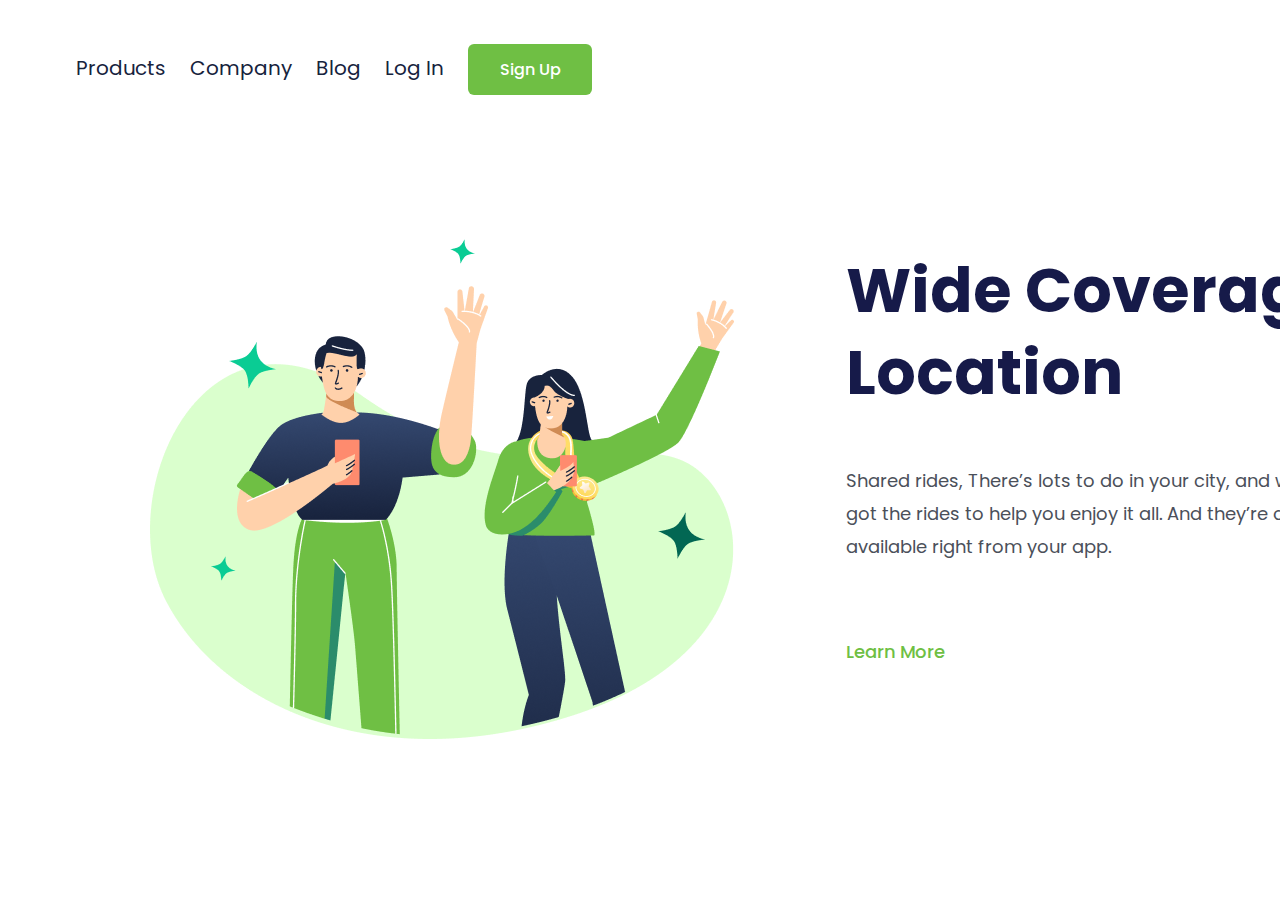
<file: Projeto Css 2/index.html>
<!DOCTYPE html>
<html lang="en">
<head>
    <link rel="stylesheet" href="./style.css">
    <meta charset="UTF-8">
    <meta name="viewport" content="width=device-width, initial-scale=1.0">
    <link rel="preconnect" href="https://fonts.googleapis.com">
    <link rel="preconnect" href="https://fonts.gstatic.com" crossorigin>
    <link href="https://fonts.googleapis.com/css2?family=Montserrat:ital,wght@0,100..900;1,100..900&family=Oswald:wght@200..700&family=Poppins:ital,wght@0,100;0,200;0,300;0,400;0,500;0,600;0,700;0,800;0,900;1,100;1,200;1,300;1,400;1,500;1,600;1,700;1,800;1,900&display=swap" rel="stylesheet">
    <title>Location</title>
</head>
<body>
    <header>
        <a class="header-link">Products</a>
        <a class="header-link">Company</a>
        <a class="header-link">Blog</a>
        <a class="header-link">Log In</a>
        <button>Sign Up</button>
    </header>

        <img src="./Image2.png">

    <div>
        <h1>
            Wide Coverage Location
        </h1>
        <p>
            Shared rides, There’s lots to do in your city, and we’ve got the rides to help you enjoy it all. And they’re all available right from your app.
        </p>
        <a class="baseboard-link">
            Learn More
        </a>
    </div>
    
</body>
</html>
</file>
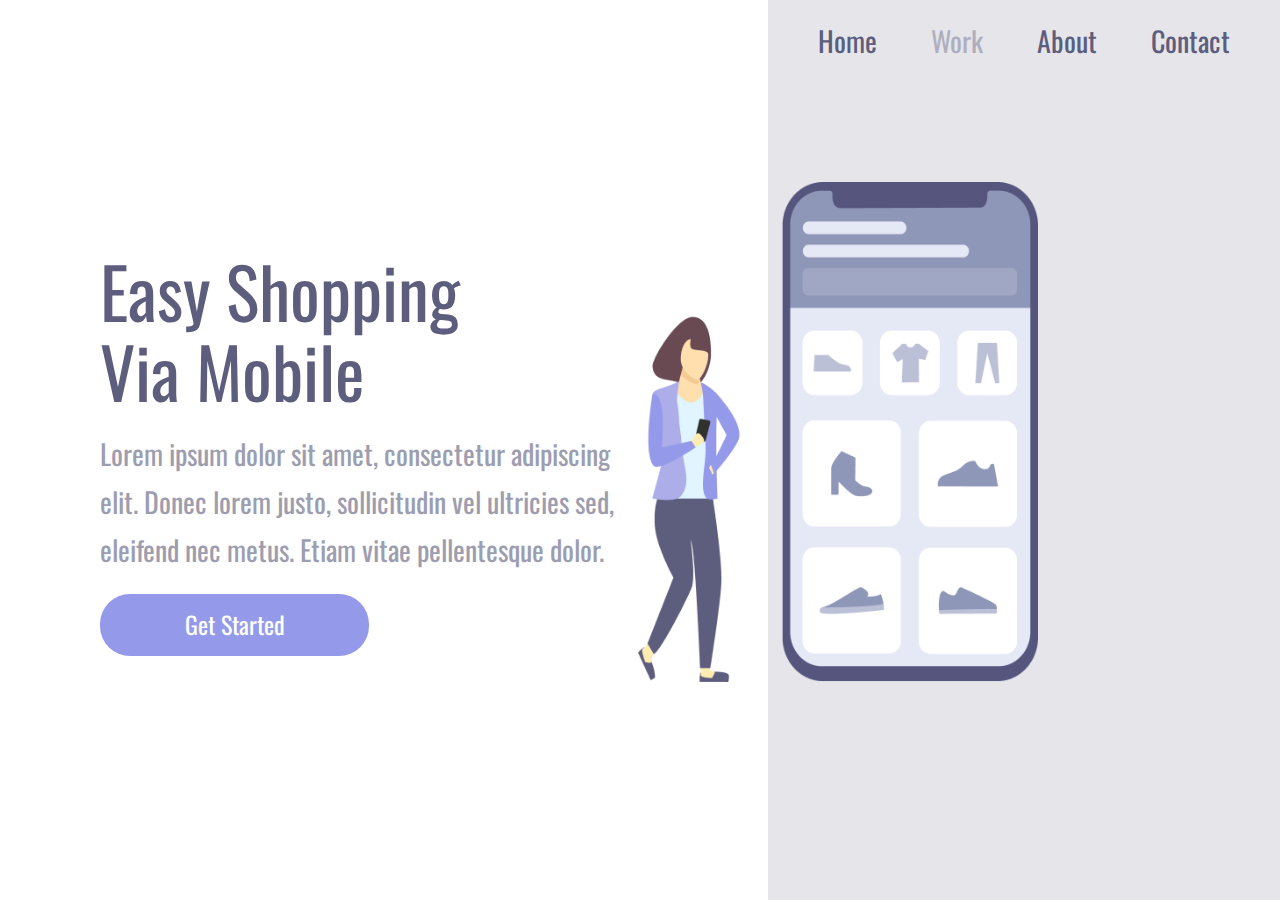
<file: Projeto Css 3/index.html>
<!DOCTYPE html>
<html lang="en">
<head>
    <link rel="stylesheet" href="./style.css">
    <link rel="preconnect" href="https://fonts.googleapis.com">
    <link rel="preconnect" href="https://fonts.gstatic.com" crossorigin>
    <link href="https://fonts.googleapis.com/css2?family=Montserrat:ital,wght@0,100..900;1,100..900&family=Oswald:wght@200..700&family=Poppins:ital,wght@0,100;0,200;0,300;0,400;0,500;0,600;0,700;0,800;0,900;1,100;1,200;1,300;1,400;1,500;1,600;1,700;1,800;1,900&display=swap" rel="stylesheet">
    <meta charset="UTF-8">
    <meta name="viewport" content="width=device-width, initial-scale=1.0">
    <title>Shopping Mobile</title>
</head>
<body>
    <div class="wrapper">
     <section class="container-left">
            <h1>
                Easy Shopping
                Via Mobile
            </h1>
            <p>
                Lorem ipsum dolor sit amet, consectetur  adipiscing 
                elit. Donec lorem justo, sollicitudin vel ultricies sed, 
                eleifend nec metus. Etiam vitae pellentesque dolor. 
            </p>
            <button>
                Get Started
            </button>
    </section>
    <section class="container-right">
        <header>
            <a>Home</a>
            <a>Work</a>
            <a>About</a>
            <a>Contact</a>
        </header>
            <img src="./girlsellphone.png">
    </section>
</div>
</body>
</html>
</file>
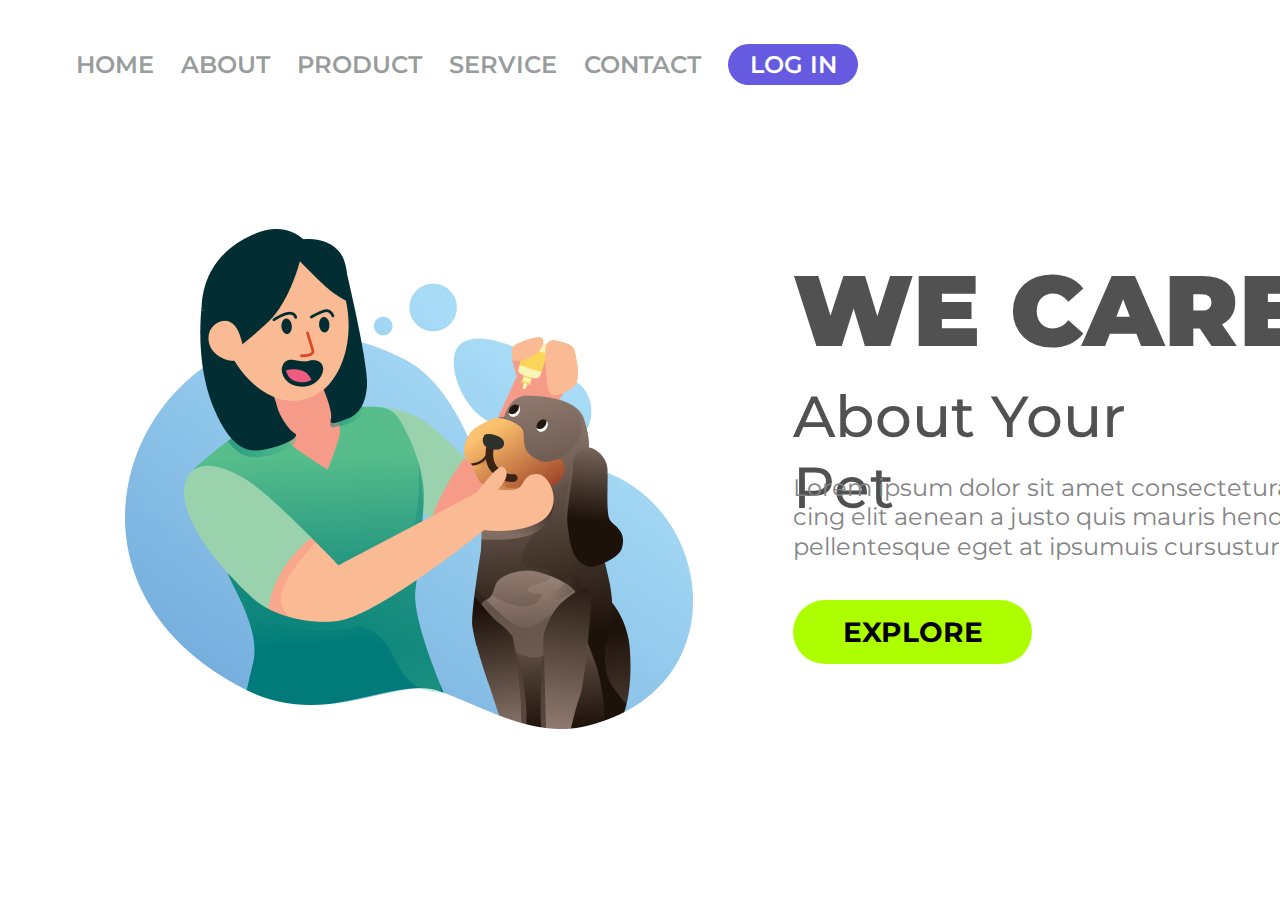
<file: Projeto Css/index.html>
<!DOCTYPE html>
<html lang="pt-br">
<head>
    <link rel="stylesheet" href="./style.css">
    <meta charset="UTF-8">
    <meta name="viewport" content="width=device-width, initial-scale=1.0">
    <link rel="preconnect" href="https://fonts.googleapis.com">
    <link rel="preconnect" href="https://fonts.gstatic.com" crossorigin>
    <link href="https://fonts.googleapis.com/css2?family=Montserrat:ital,wght@0,100..900;1,100..900&family=Oswald:wght@200..700&family=Poppins:ital,wght@0,100;0,200;0,300;0,400;0,500;0,600;0,700;0,800;0,900;1,100;1,200;1,300;1,400;1,500;1,600;1,700;1,800;1,900&display=swap" rel="stylesheet">
    <title>We Care</title>
</head>
<body>
    <header>
        <a>Home</a>
        <a>About</a>
        <a>Product</a>
        <a>Service</a>
        <a>Contact</a>

        <button class="button-header">Log In</button>
    </header>

        <img src="./wecare.png" >

    <div>
        <h1>We Care</h1>

        <h2>About Your Pet</h2>

        <p>Lorem ipsum dolor sit amet consecteturad
            cing elit aenean a justo quis mauris hendri
            pellentesque eget at ipsumuis cursusturpi.</p>

        <button class="button-foot">Explore</button>
    </div>
    
</body>
</html>
</file>
<file: Projeto Css 2/style.css>
*{
    font-family: 'Poppins', sans-serif;
    margin: 0;
    padding: 0;
    box-sizing: border-box;
}
header{
    margin: 44px 0 144px 76px;
}
.header-link{
    font-weight: 400;
    font-size: 20px;
    line-height: 21px;
    color: #17233D;
    margin-right: 20px;
    cursor: pointer;
}
button{
    width: 124px;
    height: 51px;
    border-radius: 6px;
    background: #6FBF44;
    border: none;
    cursor: pointer;
    font-weight: 500;
    font-size: 16px;
    line-height: 24px;
    color: #ffffff;
}
img{
    width: 596px;
    height: 500px;
    display: inline-block;
    margin-left: 150px;
}
div{
    display: inline-block;
    margin-left: 100px;
    position: absolute;
    top: 250px;
}
h1{
    font-weight: 700;
    font-size: 62px;
    line-height: 82px;
    width: 582px;
    height: 164px;
    top: 342px;
    left: 801px;
    color: #161A49;
}
p{
font-weight: 400;
font-size: 18px;
line-height: 33px;
color: #4B505A;
width: 493px;
height: 99px;
margin: 50px 0 75px 0;
}
.baseboard-link{
    font-weight: 500;
    font-size: 18px;
    line-height: 27px;
    color: #6FBF44;
    width: 112px;
    height: 27px;
    cursor: pointer;

}
@media screen and (max-width: 900px){
    header{
        display: inline-block;
        text-align: center;
        margin: 10px 15px;
    }
    .header-link{
        font-size: 15px;
        margin-left: 0;
        margin-right: 10px;
        margin-top: 10px;
        text-align: center;
    }
    button{
        width: 70px;
        height: 25px;
        font-size: 15px;
    }
    img{
        width: 312px;
        height: 288px;
        display: inline-block;
        margin-left: 30px;
    }
    div{
        display: block;
        margin-left: 50px;
        position: absolute;
        top: 350px;
        height: 250px;

    }
    h1{
        font-size: 30px;
        line-height: 30px;
        text-align: center;
        width: 278px;
        height: 60px; 
    }
    p{
        font-size: 15px;
        text-align: center;
        width: 300px;
        height: 100px;
        margin: 10px 0 10px 0;
    }
    .baseboard-link{
        text-align: center;
        position: absolute;
        bottom: 0;
        text-align: center;
        display: inline-block;
        margin-left: 90px;
    }
}
</file>
<file: Projeto Css 3/style.css>
*{
    box-sizing: border-box;
    font-family: 'Oswald', sans-serif;
    margin: 0;
    padding: 0;
}
.wrapper{
    height: 100vh;
    width: 100vw;
}
.container-left{
    display: inline-block;
    width: 60%;
    position: relative;
    top: 250px;
    left: 100px;
}
.container-right{
    display: inline-block;
    background-color: rgba(93, 93, 125, 0.16);
    height: 100vh;
    width: 40%;
    position: absolute;
}
img{
    position: relative;
    top: 120px;
    right: 130px;
    width: 400px;
    height: 500px;
}
h1{
    font-weight: 400;
    font-size: 70px;
    line-height: 80px;
    color: #5D5D7D;
    width: 368px;
    height: 160px;
}
p{
    font-weight: 400;
    font-size: 28px;
    line-height: 48px;
    color: #5D5D7D;
    width: 540px;
    height: 144px;
    opacity: 0.6;
    margin: 20px 0;
}
button{
    font-weight: 400;
    font-size: 24px;
    line-height: 35.57px;
    text-align: center;
    color: #FFFFFF;
    width: 269px;
    height: 62px;
    background: #9499EA;
    cursor: pointer;
    border-radius: 30px;
    border: 0;
}
button:hover{
    opacity: .8;
}
a{
    cursor:pointer;
    font-weight: 400;
    font-size: 28px;
    line-height: 41.5px;
    color: #5D5D7D;
    width: 60px;
    height: 41px;
    margin-left: 50px;
}
a:nth-child(2){
    opacity: .4;
}
a:hover{
    opacity: .4;
}
header{
    margin-top: 20px;
}

@media screen and (max-width:900px){
    .container-left{
        width: 100vw;
        height: 50vh;
        margin: 0;
        padding: 0;
        position: absolute;
        top:20px;
        display: contents;
        padding: 20px;
    }
    .container-right{
        display: block;
        position: static;
        width: 100vw;
        height: 415px;
    }
    img{
        position: static;
        width: 271px;
        height: 322px;
        margin: 30px 20px;
    }
    h1{
        font-size: 36px;
        line-height: 52px;
        width: 230px;
        height: 104px;
        text-align: center;
        margin: 20px 50px 0 50px;
    }
    p{
        font-size: 14px;
        line-height: 24px;
        width: 296px;
        height: 96px;
        text-align: center;
        margin: 10px 10px;
    }
    button{
        font-size: 24px;
        line-height: 35px;
        width: 200px;
        height: 40px;
        margin: 0 60px 20px 60px;
    }
    header{
        display: none;
    }
}
</file>
<file: Projeto Css/style.css>
*{
    font-family: 'Montserrat', sans-serif;
    margin: 0;
    padding: 0;
    box-sizing: border-box;
}
img{
    width: 568px;
    height: 500px;
    margin-left: 125px;
    display: inline-block;
}
header{
    margin: 44px 0 144px 76px;
}
a{
    font-weight: 600;
    font-size: 24px;
    line-height: 29.26px;
    color: #989D9C;
    text-transform: uppercase;
    margin-right: 23px;
    cursor: pointer;
}
.button-header{
    font-weight: 600;
    font-size: 24px;
    line-height: 29.26px;
    color: #FFFFFF;
    background: #665AE1;
    width: 130px;
    height: 41px;
    border-radius: 20.5px;
    cursor: pointer;
    border:none;
    text-transform: uppercase;
}
div{
    display: inline-block;
    margin-left: 100px;
    position: absolute;
    top: 250px;
}
h1{
    font-weight: 900;
    font-size: 100px;
    line-height: 121.9px;
    color: #515151;
    text-transform: uppercase;
    width: 513px;
    height: 122px;
}
h2{
    font-weight: 500;
    font-size: 58px;
    line-height: 70.7px;
    color: #515151;
    width: 448px;
    height: 71px;
    margin-top: 10px;
}
p{
    font-weight: 400;
    font-size: 24px;
    line-height: 29.26px;
    color: #848484;
    width: 515px;
    height: 87px;
    margin-top: 20px;
}
.button-foot{
    width: 239px;
    height: 64px;
    border-radius: 50px;
    border: none;
    background: #ADFF00;
    font-weight: 700;
    font-size: 28px;
    line-height: 34.13px;
    color: #000000;
    text-transform: uppercase;
    cursor: pointer;
    margin-top: 40px;
}

@media screen and (max-width: 900px){
    header{
        display: inline-block;
        width: 100%;
        margin-left: 40px;
        margin-top: 20px;
    }
    a{
        font-size: 17px;
    }
    .button-header{
        width: 80px;
        height: 30px;
        font-size: 17px;
    }
    img{
        position: absolute;
        top: 42%;
        left: 20%;
        transform: translate(-50%, -50%);
        width: 300px;
        height: 280px;
    }
    div{
        position: absolute;
        top: 45%;
        left: 20%;
        transform: translate(-50%, -50%);
        text-align: center;
        margin-top: 300px;
    }
    h1{
        width: 263px;
        height: 52px;
        font-size: 50px;
        line-height: 60.95px;
        text-align: left;
    }
    h2{
        width: 232px;
        height: 37px;
        font-size: 30px;
        line-height: 36.57px;
        text-align: left;

    }
    p{
        width: 50vh;
        height: 100px;
        font-size: 15px;
        text-align: justify;
    }
    .button-foot{
        width: 180px;
        height: 50px;
        font-size: 20px;
        margin-left: 50px;
    }
    
}
</file>
